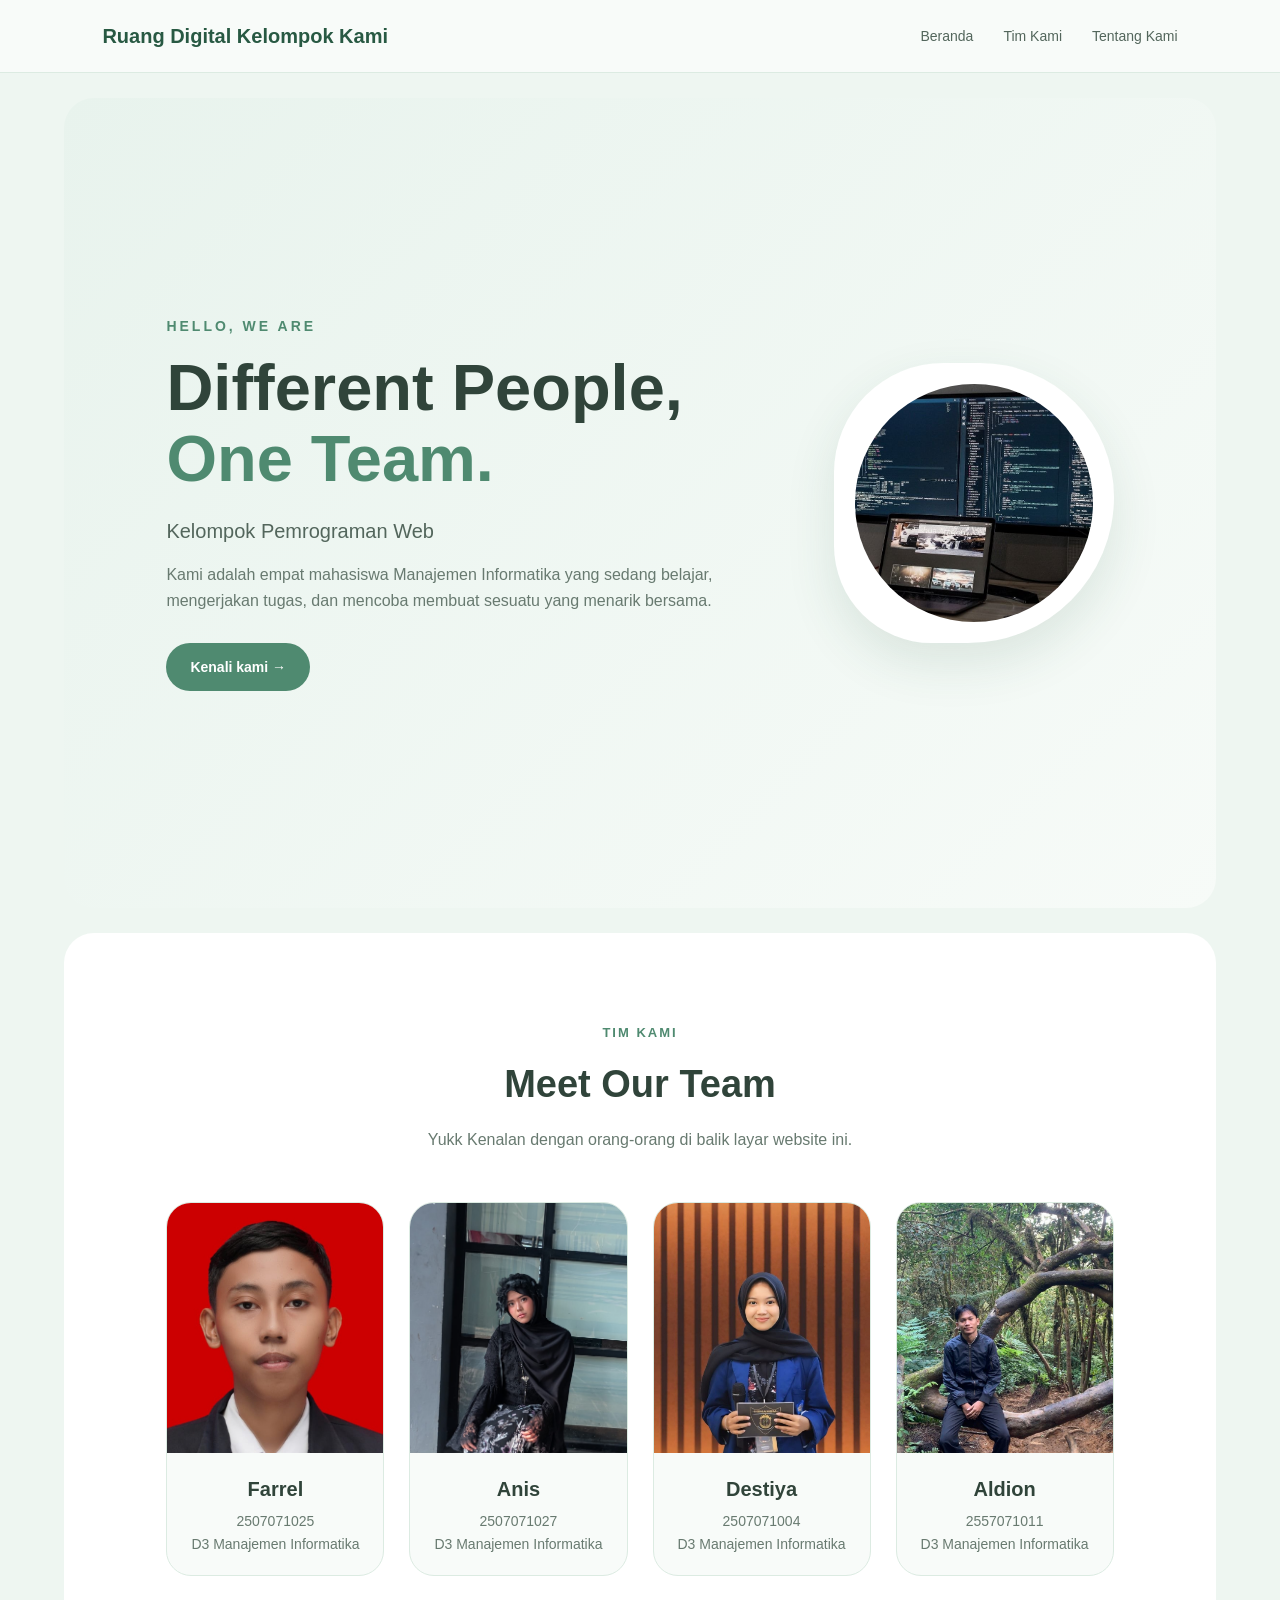
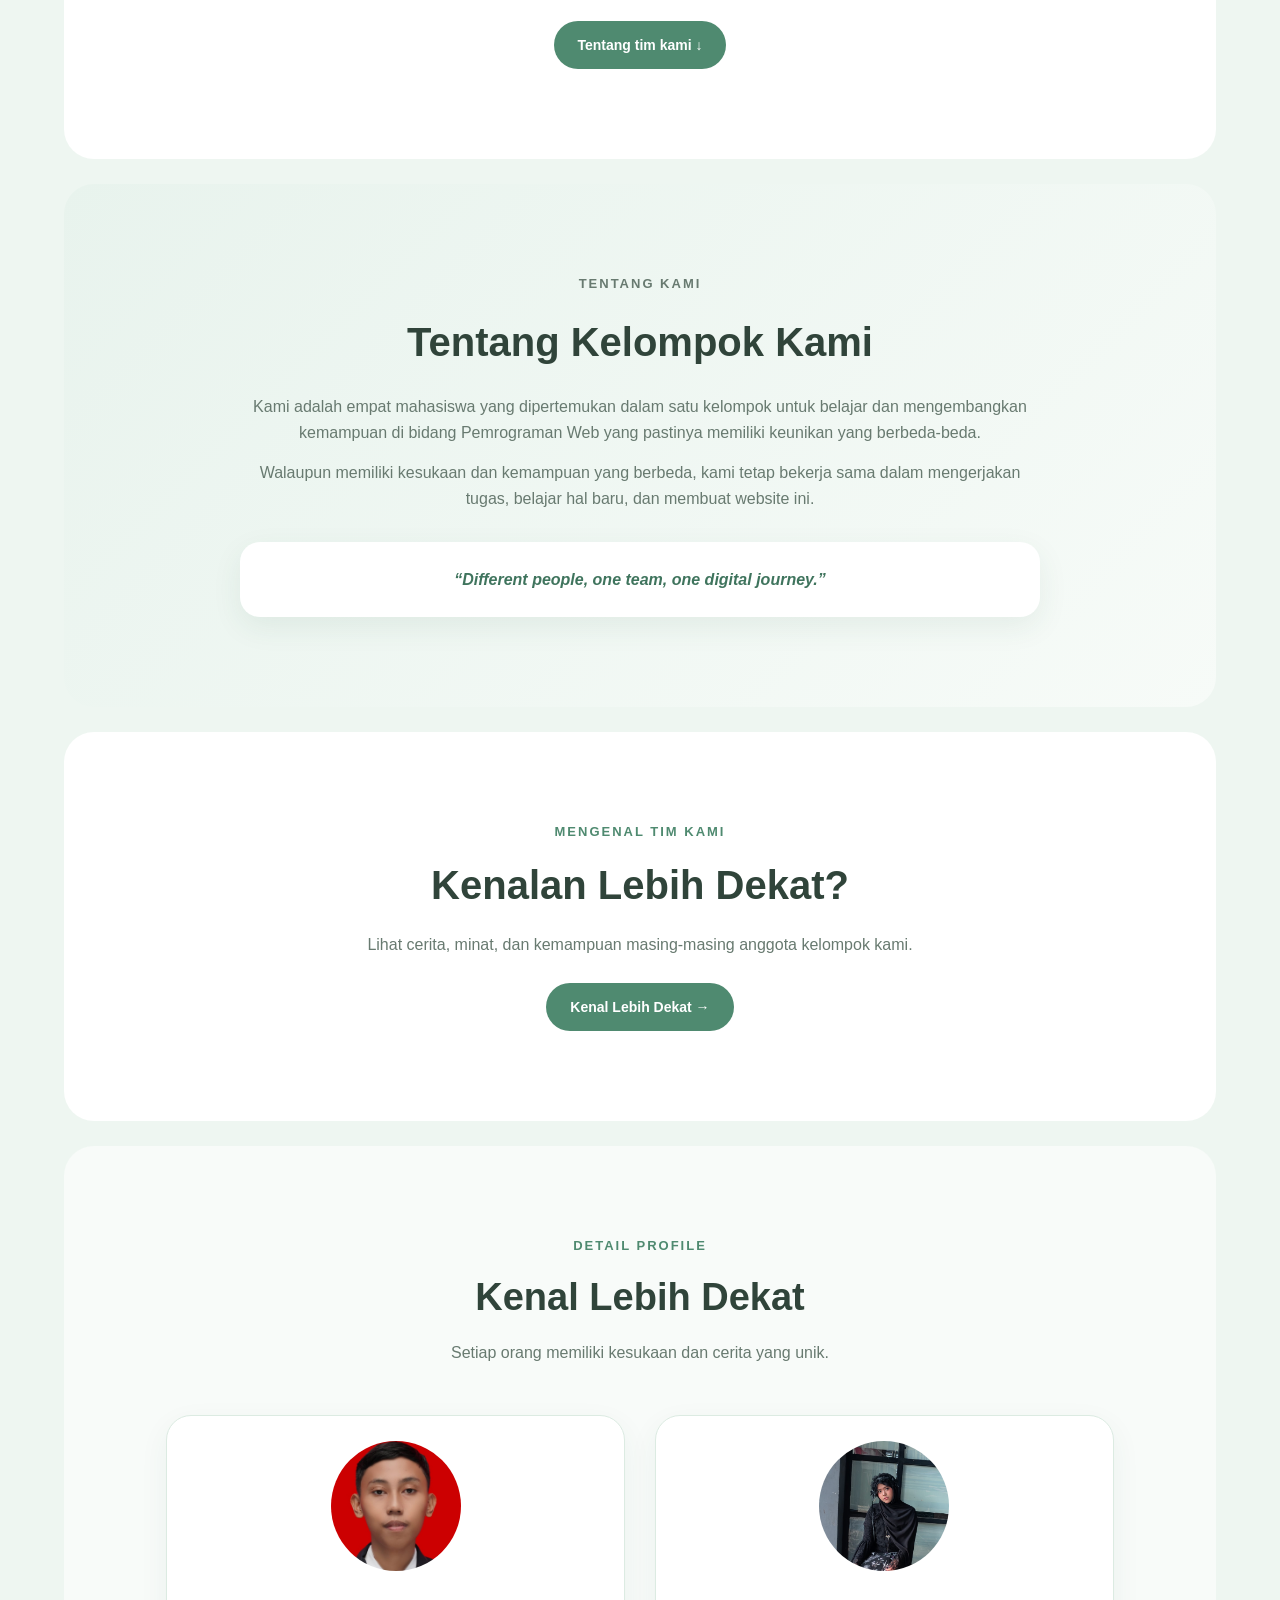
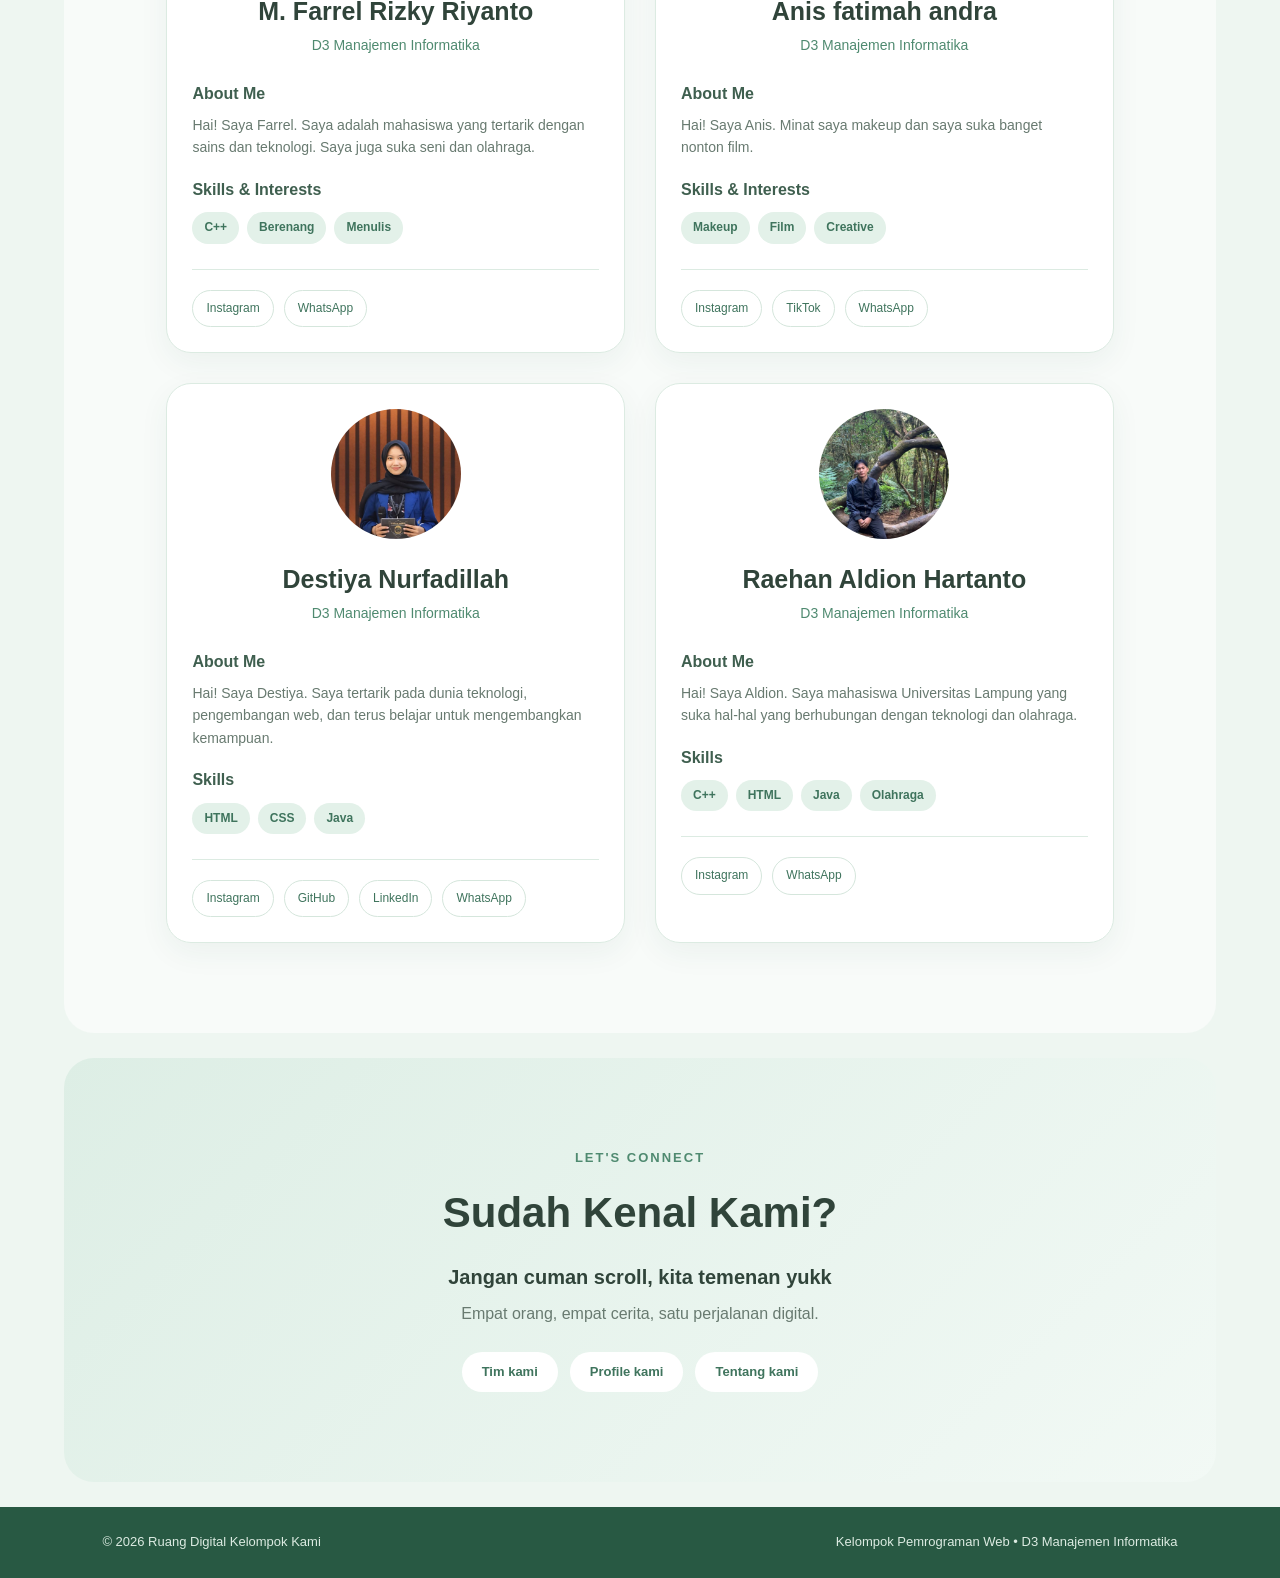
<file: index.html>
<!DOCTYPE html>
<html lang="id">
<head>
    <meta charset="UTF-8">
    <meta name="viewport" content="width=device-width, initial-scale=1.0">
    <title>Tentang Kelompok 8</title>
    <link rel="stylesheet" href="style.css">
</head>

<body>

    <header class="navbar">
        <div class="logo">Ruang Digital Kelompok Kami</div>

        <nav>
            <a href="#home">Beranda</a>
            <a href="#team">Tim Kami</a>
            <a href="#about">Tentang Kami</a>
        </nav>
    </header>


    <section id="home" class="hero">
        <div class="hero-content">
            <p class="hero-label">HELLO, WE ARE</p>

            <h1>
                Different People, 
                <span>One Team.</span>
            </h1>

            <h2>Kelompok Pemrograman Web</h2>
            <p class="hero-description">
                Kami adalah empat mahasiswa Manajemen Informatika
                yang sedang belajar, mengerjakan tugas, dan mencoba
                membuat sesuatu yang menarik bersama.
            </p>

            <a href="#team" class="hero-button">
                Kenali kami →
            </a>
            <div class="hero-stats">
            </div>
        </div>

        <div class="hero-visual">
            <img src="gambar codingan.jpg" alt="Foto codingan">
        </div>
    </section>

    <section id="team" class="team-section">
        <div class="section-heading">
            <p class="section-label">TIM KAMI</p>
            <h2>Meet Our Team</h2>
            <p>Yukk Kenalan dengan orang-orang di balik layar website ini.</p>
        </div>

        <div class="team-container">
            <article class="team-card">
                <div class="member-photo">
                    <img src="Farel.jpeg" alt="Foto Farrel">
                </div>

                <div class="member-info">
                    <h3>Farrel</h3>
                    <p>2507071025</p>
                    <p>D3 Manajemen Informatika</p>
                </div>
            </article>

            <article class="team-card">
                <div class="member-photo">
                    <img src="Anis.jpeg" alt="Foto Anis">
                </div>

                <div class="member-info">
                    <h3>Anis</h3>
                    <p> 2507071027</p>
                    <p>D3 Manajemen Informatika</p>
                </div>
            </article>

            <article class="team-card">
                <div class="member-photo">
                    <img src="Destiya.jpg" alt="Foto Destiya">
                </div>

                <div class="member-info">
                    <h3>Destiya</h3>
                    <p>2507071004</p>
                    <p>D3 Manajemen Informatika</p>
                </div>
            </article>

            <article class="team-card">
                <div class="member-photo">
                    <img src="Aldion.jpeg" alt="Foto Aldion">
                </div>

                <div class="member-info">
                    <h3>Aldion</h3>
                    <p>2557071011</p>
                    <p>D3 Manajemen Informatika</p>
                </div>
            </article>
        </div>

        <a href="#about" class="section-button">
            Tentang tim kami ↓
        </a>
    </section>


    <section id="about" class="about-section">
        <div class="about-content">
            <p class="section-label">TENTANG KAMI</p>
            <h2>Tentang Kelompok Kami</h2>

            <p>
                Kami adalah empat mahasiswa yang dipertemukan
                dalam satu kelompok untuk belajar dan mengembangkan
                kemampuan di bidang Pemrograman Web yang pastinya memiliki keunikan yang berbeda-beda.
            </p>

            <p>
                Walaupun memiliki kesukaan dan kemampuan yang berbeda,
                kami tetap bekerja sama dalam mengerjakan tugas,
                belajar hal baru, dan membuat website ini.
            </p>

            <div class="about-quote">
                “Different people, one team, one digital journey.”
            </div>
        </div>
    </section>


    <section class="profile-intro">
        <p class="section-label">MENGENAL TIM KAMI</p>
        <h2>Kenalan Lebih Dekat?</h2>
        <p>
            Lihat cerita, minat, dan kemampuan masing-masing
            anggota kelompok kami.
        </p>

        <a href="#profiles" class="profile-button">
            Kenal Lebih Dekat →
        </a>
    </section>


    <section id="profiles" class="profiles-section">
        <div class="section-heading">
            <p class="section-label">DETAIL PROFILE</p>
            <h2>Kenal Lebih Dekat</h2>
            <p>
                Setiap orang memiliki kesukaan dan cerita yang unik.
            </p>
        </div>

        <div class="profiles-container">
            <article class="profile-card">
                <div class="profile-photo">
                    <img src="Farel.jpeg" alt="Foto Farrel">
                </div>
                <h3>M. Farrel Rizky Riyanto</h3>
                <p class="profile-major">
                    D3 Manajemen Informatika
                </p>

                <div class="profile-content">
                    <h4>About Me</h4>
                    <p>
                        Hai! Saya Farrel. Saya adalah mahasiswa
                        yang tertarik dengan sains dan teknologi.
                        Saya juga suka seni dan olahraga.
                    </p>
                    <h4>Skills & Interests</h4>
                    <div class="skills">
                        <span>C++</span>
                        <span>Berenang</span>
                        <span>Menulis</span>
                    </div>
                </div>

                <div class="social-links">
                    <a href="https://www.instagram.com/farelriyanto5" target="_blank">
                        Instagram
                    </a>

                    <a href="https://wa.me/6285355793407" target="_blank">
                        WhatsApp
                    </a>
                </div>
            </article>

            <article class="profile-card">
                <div class="profile-photo">
                    <img src="Anis.jpeg" alt="Foto Anis">
                </div>
                <h3>Anis fatimah andra</h3>
                <p class="profile-major">
                    D3 Manajemen Informatika
                </p>

                <div class="profile-content">
                    <h4>About Me</h4>
                    <p>
                        Hai! Saya Anis. Minat saya makeup dan
                        saya suka banget nonton film.
                    </p>
                    <h4>Skills & Interests</h4>
                    <div class="skills">
                        <span>Makeup</span>
                        <span>Film</span>
                        <span>Creative</span>
                    </div>
                </div>

                <div class="social-links">
                    <a href="https://www.instagram.com/a_ftmh06" target="_blank">
                        Instagram
                    </a>

                    <a href="https://www.tiktok.com/@nisnistim" target="_blank">
                        TikTok
                    </a>

                    <a href="https://wa.me/62895417635434" target="_blank">
                        WhatsApp
                    </a>
                </div>
            </article>

            <article class="profile-card">
                <div class="profile-photo">
                    <img src="Destiya.jpg" alt="Foto Destiya">
                </div>
                <h3>Destiya Nurfadillah</h3>
                <p class="profile-major">
                    D3 Manajemen Informatika
                </p>
                <div class="profile-content">
                    <h4>About Me</h4>
                    <p>
                        Hai! Saya Destiya. Saya tertarik pada dunia
                        teknologi, pengembangan web, dan terus belajar
                        untuk mengembangkan kemampuan.
                    </p>
                    <h4>Skills</h4>
                    <div class="skills">
                        <span>HTML</span>
                        <span>CSS</span>
                        <span>Java</span>
                    </div>
                </div>

                <div class="social-links">
                    <a href="https://www.instagram.com/desty_nurfadlh" target="_blank">
                        Instagram
                    </a>

                    <a href="https://github.com/destiyanur304-eng" target="_blank">
                        GitHub
                    </a>

                    <a href="https://www.linkedin.com/in/destiya-nurfadillah-059b40367" target="_blank">
                        LinkedIn
                    </a>

                    <a href="https://wa.me/6285839799600" target="_blank">
                        WhatsApp
                    </a>
                </div>
            </article>

            <article class="profile-card">
                <div class="profile-photo">
                    <img src="Aldion.jpeg" alt="Foto Aldion">
                </div>
                <h3>Raehan Aldion Hartanto</h3>
                <p class="profile-major">
                    D3 Manajemen Informatika
                </p>
                <div class="profile-content">
                    <h4>About Me</h4>
                    <p>
                        Hai! Saya Aldion. Saya mahasiswa Universitas
                        Lampung yang suka hal-hal yang berhubungan
                        dengan teknologi dan olahraga.
                    </p>
                    <h4>Skills</h4>
                    <div class="skills">
                        <span>C++</span>
                        <span>HTML</span>
                        <span>Java</span>
                        <span>Olahraga</span>
                    </div>
                </div>

                <div class="social-links">
                    <a href="https://www.instagram.com/aldiyoon" target="_blank">
                        Instagram
                    </a>

                    <a href="https://wa.me/6285664775950" target="_blank">
                        WhatsApp
                    </a>
                </div>
            </article>
        </div>
    </section>

    <section class="connect-section">
        <p class="section-label">LET'S CONNECT</p>
        <h2>Sudah Kenal Kami?</h2>
        <p class="connect-main-text">
            Jangan cuman scroll, kita temenan yukk
        </p>
        <p class="connect-text">
            Empat orang, empat cerita,
            satu perjalanan digital.
        </p>

        <div class="connect-buttons">
            <a href="#team">Tim kami</a>
            <a href="#profiles">Profile kami</a>
            <a href="#about">Tentang kami</a>
        </div>
    </section>

    <footer>
        <p>© 2026 Ruang Digital Kelompok Kami</p>
        <p>Kelompok Pemrograman Web • D3 Manajemen Informatika</p>
    </footer>
</body>
</html>
</file>
<file: style.css>
* {
    margin: 0;
    padding: 0;
    box-sizing: border-box;
}

html {
    scroll-behavior: smooth;
}

body {
    font-family: Arial, Helvetica, sans-serif;
    background-color: #EEF6F1;
    color: #30443A;
    line-height: 1.6;
}

a {
    text-decoration: none;
    color: inherit;
}

section {
    padding: 90px 8%;
    margin: 25px 5%;
    border-radius: 30px;
    overflow: hidden;
}

.section-label {
    color: #4F8A70;
    font-size: 13px;
    font-weight: bold;
    letter-spacing: 2px;
    margin-bottom: 10px;
}

.section-heading {
    text-align: center;
    margin-bottom: 50px;
}

.section-heading h2 {
    font-size: 38px;
    margin-bottom: 12px;
}

.section-heading p:last-child {
    color: #687A70;
}

.navbar {
    position: sticky;
    top: 0;
    z-index: 1000;
    display: flex;
    justify-content: space-between;
    align-items: center;
    padding: 20px 8%;
    background-color: rgba(248, 251, 249, 0.96);
    border-bottom: 1px solid #DCEBE2;
}

.logo {
    font-size: 20px;
    font-weight: bold;
    color: #285943;
}

.navbar nav {
    display: flex;
    gap: 30px;
}

.navbar nav a {
    font-size: 14px;
    color: #53665C;
    transition: 0.3s ease;
}

.navbar nav a:hover {
    color: #4F8A70;
}

.hero {
    min-height: 90vh;
    display: flex;
    justify-content: space-between;
    align-items: center;
    gap: 50px;
    background: linear-gradient(
        135deg,
        #E8F3ED,
        #F7FBF8
    );
}

.hero-content {
    max-width: 650px;
}

.hero-label {
    color: #4F8A70;
    font-size: 14px;
    font-weight: bold;
    letter-spacing: 3px;
    margin-bottom: 15px;
}

.hero h1 {
    font-size: 65px;
    line-height: 1.1;
    margin-bottom: 20px;
}

.hero h1 span {
    display: block;
    color: #4F8A70;
}

.hero h2 {
    font-size: 20px;
    font-weight: 500;
    margin-bottom: 15px;
    color: #53665C;
}

.hero-description {
    max-width: 550px;
    color: #687A70;
    margin-bottom: 30px;
}

.hero-button,
.section-button,
.profile-button {
    display: inline-block;
    padding: 13px 24px;
    background-color: #4F8A70;
    color: white;
    border-radius: 30px;
    font-size: 14px;
    font-weight: bold;
    transition: 0.3s ease;
}

.hero-button:hover,
.section-button:hover,
.profile-button:hover {
    background-color: #285943;
    transform: translateY(-3px);
    box-shadow: 0 8px 20px rgba(40, 89, 67, 0.2);
}

.hero-visual {
    width: 280px;
    height: 280px;
    display: flex;
    justify-content: center;
    align-items: center;
    background-color: #FFFFFF;
    border-radius: 45% 55% 60% 40%;
    box-shadow: 0 20px 50px rgba(40, 89, 67, 0.12);
    animation: floating 4s ease-in-out infinite;
    overflow: hidden;
}

.hero-visual img{
    width: 85%;
    height: 85%;
    object-fit: cover;
    border-radius: 50%;
}

.code-card {
    width: 170px;
    height: 170px;
    display: flex;
    justify-content: center;
    align-items: center;
    background-color: #DDEEE5;
    border-radius: 30px;
    color: #4F8A70;
    font-size: 60px;
    font-weight: bold;
    box-shadow: 0 15px 30px rgba(40, 89, 67, 0.15);
}

@keyframes floating {
    0% {
        transform: translateY(0);
    }
    50% {
        transform: translateY(-12px);
    }
    100% {
        transform: translateY(0);
    }
}

.team-section {
    background-color: #FFFFFF;
    text-align: center;
}

.team-container {
    display: grid;
    grid-template-columns: repeat(4, 1fr);
    gap: 25px;
    margin-bottom: 45px;
}

.team-card {
    background-color: #F8FBF9;
    border: 1px solid #DCEBE2;
    border-radius: 25px;
    overflow: hidden;
    transition: 0.3s ease;
}

.team-card:hover {
    transform: translateY(-8px);
    box-shadow: 0 15px 35px rgba(40, 89, 67, 0.14);
}

.member-photo {
    height: 250px;
    display: flex;
    justify-content: center;
    align-items: center;
    background-color: #E3F1E9;
    color: #4F8A70;
    font-weight: bold;
}

.member-photo img {
    width: 100%;
    height: 100%;
    object-fit: cover;
}

.member-info {
    padding: 20px;
}

.member-info h3 {
    font-size: 20px;
    margin-bottom: 5px;
}

.member-info p {
    color: #687A70;
    font-size: 14px;
}

.about-section {
    background: linear-gradient(
        135deg,
        #E8F3ED,
        #F7FBF8
    );
}

.about-content {
    max-width: 800px;
    margin: auto;
    text-align: center;
}

.about-content h2 {
    font-size: 40px;
    margin-bottom: 20px;
}

.about-content > p {
    color: #687A70;
    margin-bottom: 15px;
}

.about-quote {
    margin-top: 30px;
    padding: 25px;
    background-color: #FFFFFF;
    border-radius: 20px;
    color: #3F745D;
    font-weight: bold;
    font-style: italic;
    box-shadow: 0 10px 30px rgba(40, 89, 67, 0.08);
}

.profile-intro {
    text-align: center;
    background-color: #FFFFFF;
}

.profile-intro h2 {
    font-size: 40px;
    margin-bottom: 15px;
}

.profile-intro > p:not(.section-label) {
    color: #687A70;
    margin-bottom: 25px;
}

.profiles-section {
    background-color: #F8FBF9;
}

.profiles-container {
    display: grid;
    grid-template-columns: repeat(2, 1fr);
    gap: 30px;
}

.profile-card {
    background-color: #FFFFFF;
    border: 1px solid #DCEBE2;
    border-radius: 25px;
    padding: 25px;
    box-shadow: 0 10px 30px rgba(40, 89, 67, 0.06);
    transition: 0.3s ease;
}

.profile-card:hover {
    transform: translateY(-6px);
    box-shadow: 0 18px 40px rgba(40, 89, 67, 0.14);
}

.profile-photo {
    width: 130px;
    height: 130px;
    margin: 0 auto 20px;
    display: flex;
    justify-content: center;
    align-items: center;
    background-color: #E3F1E9;
    border-radius: 50%;
    color: #4F8A70;
    font-weight: bold;
    overflow: hidden;
}

.profile-photo img {
    width: 100%;
    height: 100%;
    object-fit: cover;
}

.profile-card > h3 {
    text-align: center;
    font-size: 25px;
    margin-bottom: 3px;
}

.profile-major {
    text-align: center;
    color: #4F8A70;
    font-size: 14px;
    margin-bottom: 25px;
}

.profile-content h4 {
    margin-top: 18px;
    margin-bottom: 7px;
    color: #3F5F4F;
}

.profile-content p {
    color: #687A70;
    font-size: 14px;
}

.skills {
    display: flex;
    flex-wrap: wrap;
    gap: 8px;
    margin-top: 10px;
}

.skills span {
    padding: 6px 12px;
    background-color: #E3F1E9;
    border-radius: 20px;
    color: #3F745D;
    font-size: 12px;
    font-weight: bold;
    transition: 0.3s ease;
}

.skills span:hover {
    background-color: #4F8A70;
    color: white;
    transform: translateY(-2px);
}

.social-links {
    display: flex;
    gap: 10px;
    margin-top: 25px;
    padding-top: 20px;
    border-top: 1px solid #DCEBE2;
}

.social-links a {
    padding: 8px 13px;
    border: 1px solid #D5E6DC;
    border-radius: 20px;
    color: #3F745D;
    font-size: 12px;
    transition: 0.3s ease;
}

.social-links a:hover {
    background-color: #4F8A70;
    color: white;
    transform: translateY(-2px);
}

.connect-section {
    text-align: center;
    background: linear-gradient(
        135deg,
        #DDEEE5,
        #F2F9F5
    );
}

.connect-section h2 {
    font-size: 42px;
    margin-bottom: 15px;
}

.connect-main-text {
    font-size: 20px;
    font-weight: bold;
    margin-bottom: 8px;
}

.connect-text {
    color: #687A70;
    margin-bottom: 25px;
}

.connect-buttons {
    display: flex;
    justify-content: center;
    gap: 12px;
    flex-wrap: wrap;
}

.connect-buttons a {
    padding: 10px 20px;
    background-color: #FFFFFF;
    border-radius: 25px;
    color: #3F745D;
    font-size: 13px;
    font-weight: bold;
    transition: 0.3s ease;
}

.connect-buttons a:hover {
    background-color: #4F8A70;
    color: white;
    transform: translateY(-3px);
    box-shadow: 0 8px 18px rgba(40, 89, 67, 0.15);
}

footer {
    display: flex;
    justify-content: space-between;
    align-items: center;
    padding: 25px 8%;
    background-color: #285943;
    color: #DCEBE2;
    font-size: 13px;
}

@media (max-width: 900px) {
    section {
        padding: 70px 6%;
        margin: 20px 4%;
    }

    .hero {
        min-height: auto;
        flex-direction: column;
        text-align: center;
        padding-top: 100px;
        padding-bottom: 100px;
    }

    .hero-content {
        max-width: 700px;
    }

    .hero-description {
        margin-left: auto;
        margin-right: auto;
    }

    .hero h1 {
        font-size: 50px;
    }

    .hero-visual {
        width: 260px;
        height: 260px;
    }

    .team-container {
        grid-template-columns: repeat(2, 1fr);
    }

    .profiles-container {
        grid-template-columns: 1fr;
    }
}

@media (max-width: 600px) {
    .navbar {
        padding: 18px 5%;
        flex-direction: column;
        gap: 12px;
    }

    .navbar nav {
        gap: 18px;
    }

    .navbar nav a {
        font-size: 12px;
    }

    section {
        padding: 60px 5%;
        margin: 15px 3%;
        border-radius: 22px;
    }

    .hero {
        padding-top: 80px;
        padding-bottom: 80px;
    }

    .hero h1 {
        font-size: 40px;
    }

    .hero h2 {
        font-size: 17px;
    }

    .hero-description {
        font-size: 14px;
    }

    .hero-visual {
        width: 220px;
        height: 220px;
    }

    .code-card {
        width: 130px;
        height: 130px;
        font-size: 45px;
    }

    .section-heading h2,
    .about-content h2,
    .profile-intro h2,
    .connect-section h2 {
        font-size: 30px;
    }

    .team-container {
        grid-template-columns: 1fr;
    }

    .member-photo {
        height: 280px;
    }

    .profile-card {
        padding: 20px;
    }

    .social-links {
        flex-wrap: wrap;
    }

    footer {
        flex-direction: column;
        gap: 8px;
        text-align: center;
    }
}
</file>
